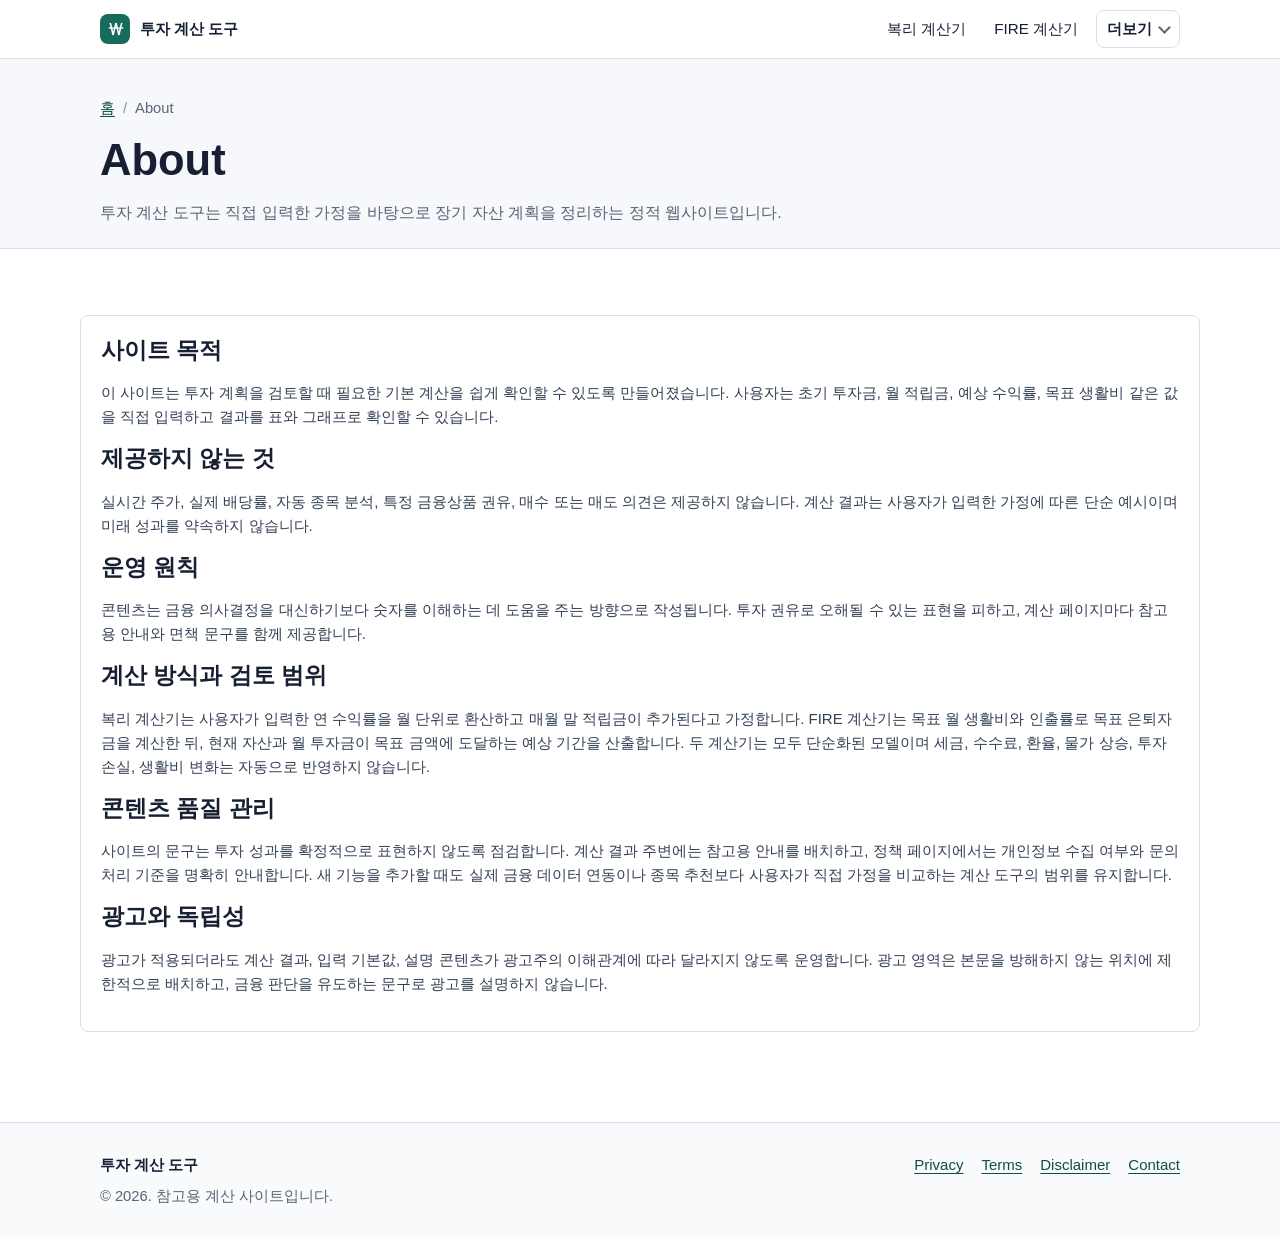
<file: about.html>
﻿<!doctype html>
<html lang="ko">
<head>
  <meta charset="utf-8">
  <meta name="viewport" content="width=device-width, initial-scale=1">
  <title>About | 투자 계산 도구 소개</title>
  <meta name="description" content="투자 계산 도구의 목적, 제공 범위, 운영 원칙을 안내합니다. 이 사이트는 종목 추천이나 실시간 금융 데이터를 제공하지 않습니다.">
  <link rel="canonical" href="https://fire-3g0.pages.dev/about">
  <meta property="og:type" content="website">
  <meta property="og:title" content="About | 투자 계산 도구 소개">
  <meta property="og:description" content="사용자 입력값 기반 투자 계산 보조 도구의 운영 원칙을 확인하세요.">
  <meta property="og:url" content="https://fire-3g0.pages.dev/about">
  <meta property="og:site_name" content="투자 계산 도구">
  <link rel="stylesheet" href="/assets/css/style.css">
  <script src="/assets/js/main.js" defer></script>
  <script type="application/ld+json">{"@context":"https://schema.org","@type":"BreadcrumbList","itemListElement":[{"@type":"ListItem","position":1,"name":"홈","item":"https://fire-3g0.pages.dev/"},{"@type":"ListItem","position":2,"name":"About","item":"https://fire-3g0.pages.dev/about"}]}</script>
  <script async src="https://pagead2.googlesyndication.com/pagead/js/adsbygoogle.js?client=ca-pub-4354295365215378" crossorigin="anonymous"></script>
</head>
<body>
  <a class="skip-link" href="#main">본문 바로가기</a>
  <header class="site-header"><div class="nav-wrap"><a class="brand" href="/"><span class="brand-mark" aria-hidden="true">₩</span><span>투자 계산 도구</span></a><nav class="nav-links" aria-label="주요 메뉴"><a class="nav-primary" href="/">복리 계산기</a><a class="nav-primary" href="/fire-calculator">FIRE 계산기</a><details class="nav-more"><summary>더보기</summary><div class="nav-menu"><a href="/about" aria-current="page">About (소개)</a><a href="/privacy">Privacy (개인정보처리방침)</a><a href="/terms">Terms (이용약관)</a><a href="/disclaimer">Disclaimer (면책안내)</a><a href="/contact">Contact (문의)</a></div></details></nav></div></header>
  <main id="main">
    <section class="page-title"><div class="container"><nav class="breadcrumbs" aria-label="현재 위치"><ol><li><a href="/">홈</a></li><li>About</li></ol></nav><h1>About</h1><p class="lead">투자 계산 도구는 직접 입력한 가정을 바탕으로 장기 자산 계획을 정리하는 정적 웹사이트입니다.</p></div></section>
    <section class="section"><div class="container content-box">
      <h2>사이트 목적</h2>
      <p>이 사이트는 투자 계획을 검토할 때 필요한 기본 계산을 쉽게 확인할 수 있도록 만들어졌습니다. 사용자는 초기 투자금, 월 적립금, 예상 수익률, 목표 생활비 같은 값을 직접 입력하고 결과를 표와 그래프로 확인할 수 있습니다.</p>
      <h2>제공하지 않는 것</h2>
      <p>실시간 주가, 실제 배당률, 자동 종목 분석, 특정 금융상품 권유, 매수 또는 매도 의견은 제공하지 않습니다. 계산 결과는 사용자가 입력한 가정에 따른 단순 예시이며 미래 성과를 약속하지 않습니다.</p>
      <h2>운영 원칙</h2>
      <p>콘텐츠는 금융 의사결정을 대신하기보다 숫자를 이해하는 데 도움을 주는 방향으로 작성됩니다. 투자 권유로 오해될 수 있는 표현을 피하고, 계산 페이지마다 참고용 안내와 면책 문구를 함께 제공합니다.</p>
      <h2>계산 방식과 검토 범위</h2>
      <p>복리 계산기는 사용자가 입력한 연 수익률을 월 단위로 환산하고 매월 말 적립금이 추가된다고 가정합니다. FIRE 계산기는 목표 월 생활비와 인출률로 목표 은퇴자금을 계산한 뒤, 현재 자산과 월 투자금이 목표 금액에 도달하는 예상 기간을 산출합니다. 두 계산기는 모두 단순화된 모델이며 세금, 수수료, 환율, 물가 상승, 투자 손실, 생활비 변화는 자동으로 반영하지 않습니다.</p>
      <h2>콘텐츠 품질 관리</h2>
      <p>사이트의 문구는 투자 성과를 확정적으로 표현하지 않도록 점검합니다. 계산 결과 주변에는 참고용 안내를 배치하고, 정책 페이지에서는 개인정보 수집 여부와 문의 처리 기준을 명확히 안내합니다. 새 기능을 추가할 때도 실제 금융 데이터 연동이나 종목 추천보다 사용자가 직접 가정을 비교하는 계산 도구의 범위를 유지합니다.</p>
      <h2>광고와 독립성</h2>
      <p>광고가 적용되더라도 계산 결과, 입력 기본값, 설명 콘텐츠가 광고주의 이해관계에 따라 달라지지 않도록 운영합니다. 광고 영역은 본문을 방해하지 않는 위치에 제한적으로 배치하고, 금융 판단을 유도하는 문구로 광고를 설명하지 않습니다.</p>
    </div></section>
  </main>
  <footer class="site-footer"><div class="container footer-inner"><div><strong>투자 계산 도구</strong><p class="footer-note">© <span id="currentYear"></span>. 참고용 계산 사이트입니다.</p></div><nav class="footer-links" aria-label="하단 메뉴"><a href="/privacy">Privacy</a><a href="/terms">Terms</a><a href="/disclaimer">Disclaimer</a><a href="/contact">Contact</a></nav></div></footer>
</body>
</html>
</file>
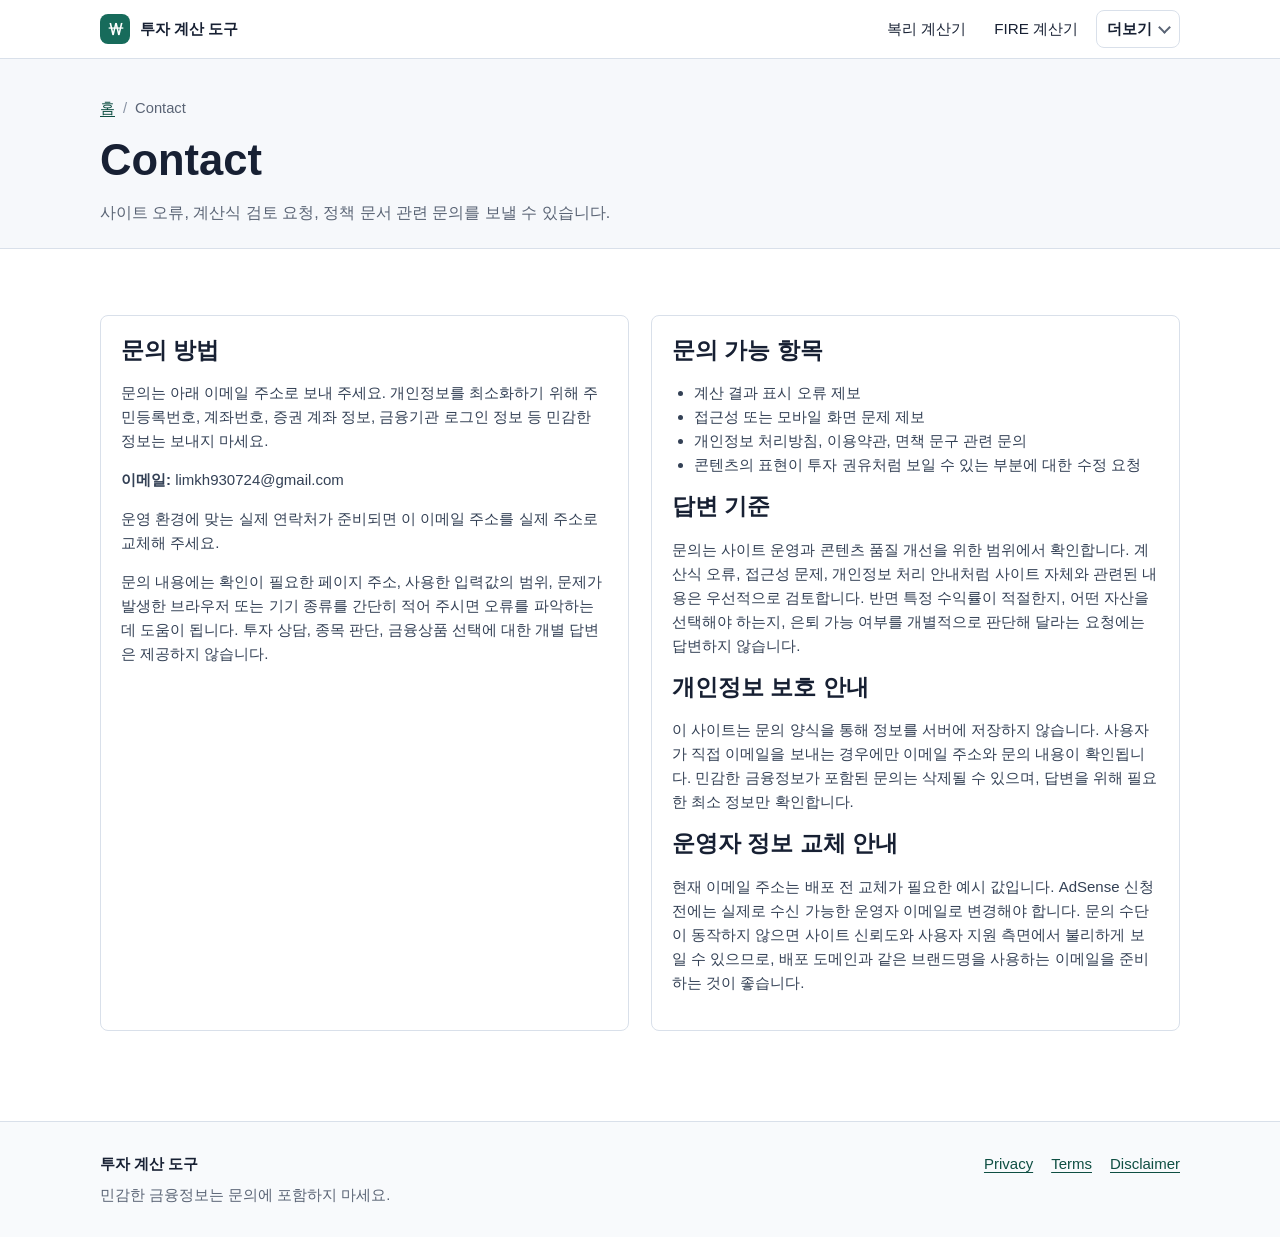
<file: contact.html>
﻿<!doctype html>
<html lang="ko">
<head>
  <meta charset="utf-8">
  <meta name="viewport" content="width=device-width, initial-scale=1">
  <title>Contact | 문의</title>
  <meta name="description" content="투자 계산 도구에 대한 문의, 오류 제보, 콘텐츠 수정 요청 방법을 안내합니다.">
  <link rel="canonical" href="https://fire-3g0.pages.dev/contact">
  <meta property="og:type" content="website">
  <meta property="og:title" content="Contact | 문의">
  <meta property="og:description" content="계산기 오류 제보나 사이트 관련 문의 방법을 확인하세요.">
  <meta property="og:url" content="https://fire-3g0.pages.dev/contact">
  <meta property="og:site_name" content="투자 계산 도구">
  <link rel="stylesheet" href="/assets/css/style.css">
  <script src="/assets/js/main.js" defer></script>
  <script type="application/ld+json">{"@context":"https://schema.org","@type":"BreadcrumbList","itemListElement":[{"@type":"ListItem","position":1,"name":"홈","item":"https://fire-3g0.pages.dev/"},{"@type":"ListItem","position":2,"name":"Contact","item":"https://fire-3g0.pages.dev/contact"}]}</script>
  <script async src="https://pagead2.googlesyndication.com/pagead/js/adsbygoogle.js?client=ca-pub-4354295365215378" crossorigin="anonymous"></script>
</head>
<body>
  <a class="skip-link" href="#main">본문 바로가기</a>
  <header class="site-header"><div class="nav-wrap"><a class="brand" href="/"><span class="brand-mark" aria-hidden="true">₩</span><span>투자 계산 도구</span></a><nav class="nav-links" aria-label="주요 메뉴"><a class="nav-primary" href="/">복리 계산기</a><a class="nav-primary" href="/fire-calculator">FIRE 계산기</a><details class="nav-more"><summary>더보기</summary><div class="nav-menu"><a href="/about">About (소개)</a><a href="/privacy">Privacy (개인정보처리방침)</a><a href="/terms">Terms (이용약관)</a><a href="/disclaimer">Disclaimer (면책안내)</a><a href="/contact" aria-current="page">Contact (문의)</a></div></details></nav></div></header>
  <main id="main">
    <section class="page-title"><div class="container"><nav class="breadcrumbs" aria-label="현재 위치"><ol><li><a href="/">홈</a></li><li>Contact</li></ol></nav><h1>Contact</h1><p class="lead">사이트 오류, 계산식 검토 요청, 정책 문서 관련 문의를 보낼 수 있습니다.</p></div></section>
    <section class="section"><div class="container grid-2">
      <div class="content-box">
        <h2>문의 방법</h2>
        <p>문의는 아래 이메일 주소로 보내 주세요. 개인정보를 최소화하기 위해 주민등록번호, 계좌번호, 증권 계좌 정보, 금융기관 로그인 정보 등 민감한 정보는 보내지 마세요.</p>
        <p><strong>이메일:</strong> limkh930724@gmail.com</p>
        <p>운영 환경에 맞는 실제 연락처가 준비되면 이 이메일 주소를 실제 주소로 교체해 주세요.</p>
        <p>문의 내용에는 확인이 필요한 페이지 주소, 사용한 입력값의 범위, 문제가 발생한 브라우저 또는 기기 종류를 간단히 적어 주시면 오류를 파악하는 데 도움이 됩니다. 투자 상담, 종목 판단, 금융상품 선택에 대한 개별 답변은 제공하지 않습니다.</p>
      </div>
      <div class="content-box">
        <h2>문의 가능 항목</h2>
        <ul>
          <li>계산 결과 표시 오류 제보</li>
          <li>접근성 또는 모바일 화면 문제 제보</li>
          <li>개인정보 처리방침, 이용약관, 면책 문구 관련 문의</li>
          <li>콘텐츠의 표현이 투자 권유처럼 보일 수 있는 부분에 대한 수정 요청</li>
        </ul>
        <h2>답변 기준</h2>
        <p>문의는 사이트 운영과 콘텐츠 품질 개선을 위한 범위에서 확인합니다. 계산식 오류, 접근성 문제, 개인정보 처리 안내처럼 사이트 자체와 관련된 내용은 우선적으로 검토합니다. 반면 특정 수익률이 적절한지, 어떤 자산을 선택해야 하는지, 은퇴 가능 여부를 개별적으로 판단해 달라는 요청에는 답변하지 않습니다.</p>
        <h2>개인정보 보호 안내</h2>
        <p>이 사이트는 문의 양식을 통해 정보를 서버에 저장하지 않습니다. 사용자가 직접 이메일을 보내는 경우에만 이메일 주소와 문의 내용이 확인됩니다. 민감한 금융정보가 포함된 문의는 삭제될 수 있으며, 답변을 위해 필요한 최소 정보만 확인합니다.</p>
        <h2>운영자 정보 교체 안내</h2>
        <p>현재 이메일 주소는 배포 전 교체가 필요한 예시 값입니다. AdSense 신청 전에는 실제로 수신 가능한 운영자 이메일로 변경해야 합니다. 문의 수단이 동작하지 않으면 사이트 신뢰도와 사용자 지원 측면에서 불리하게 보일 수 있으므로, 배포 도메인과 같은 브랜드명을 사용하는 이메일을 준비하는 것이 좋습니다.</p>
      </div>
    </div></section>
  </main>
  <footer class="site-footer"><div class="container footer-inner"><div><strong>투자 계산 도구</strong><p class="footer-note">민감한 금융정보는 문의에 포함하지 마세요.</p></div><nav class="footer-links" aria-label="하단 메뉴"><a href="/privacy">Privacy</a><a href="/terms">Terms</a><a href="/disclaimer">Disclaimer</a></nav></div></footer>
</body>
</html>
</file>
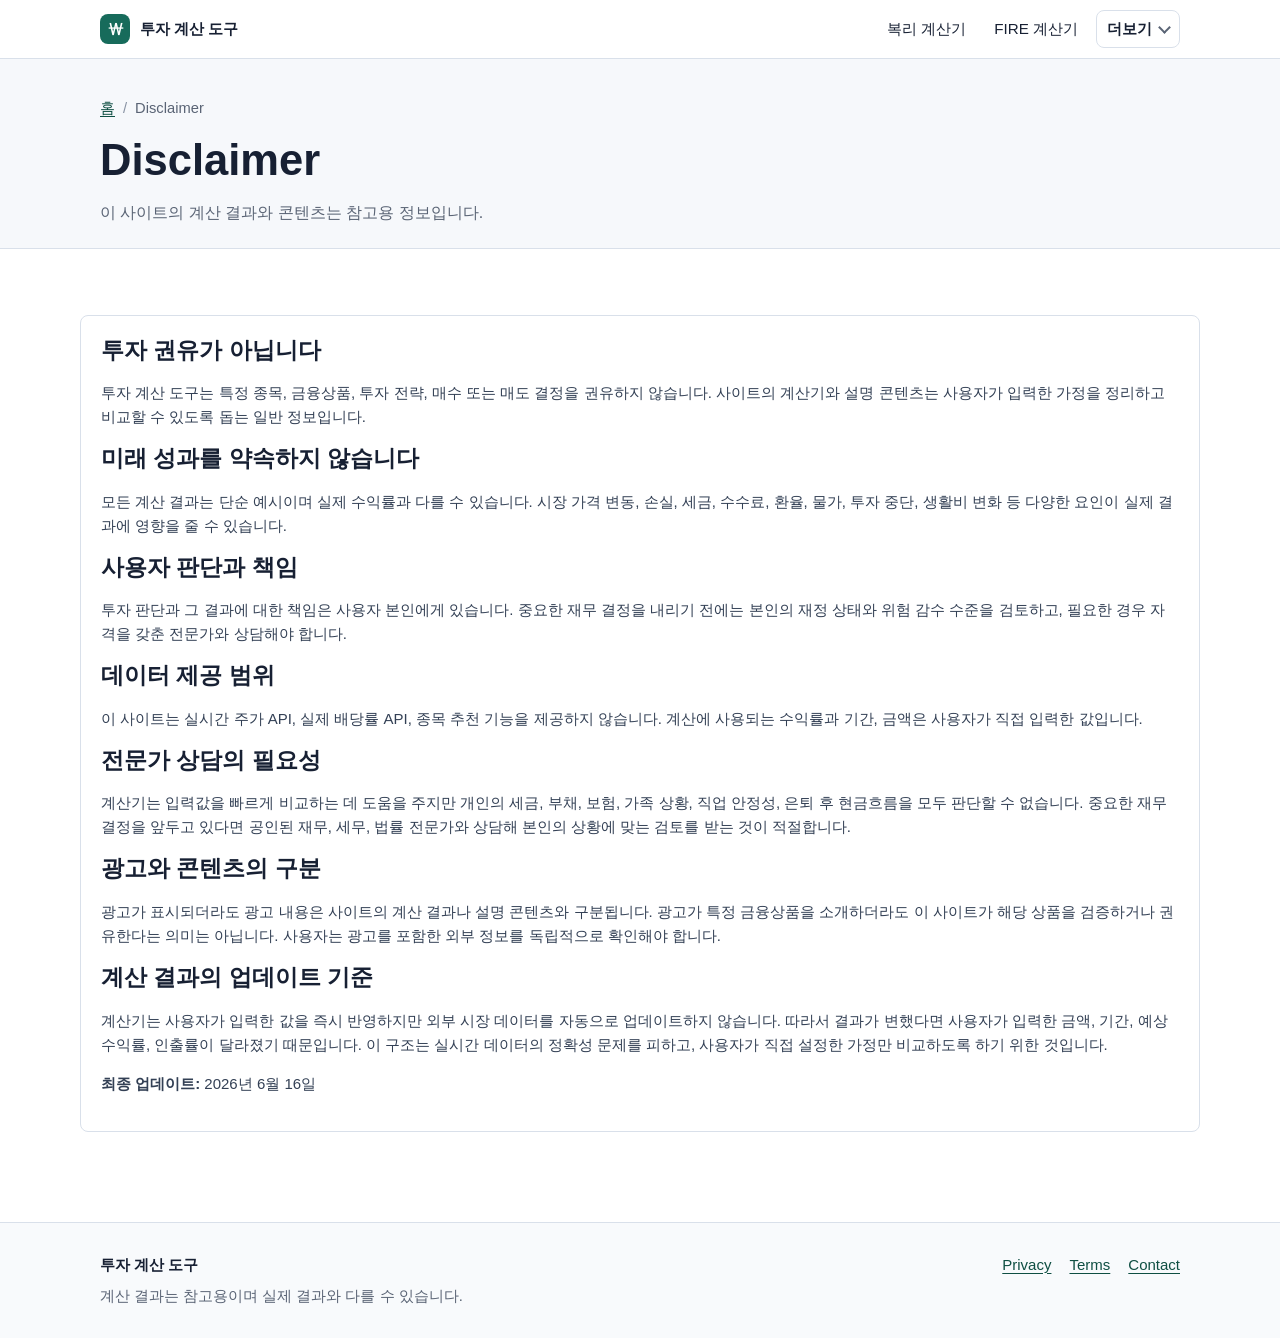
<file: disclaimer.html>
﻿<!doctype html>
<html lang="ko">
<head>
  <meta charset="utf-8">
  <meta name="viewport" content="width=device-width, initial-scale=1">
  <title>Disclaimer | 금융 정보 면책 안내</title>
  <meta name="description" content="투자 계산 도구의 금융 정보 면책 안내입니다. 모든 계산 결과는 참고용 예시이며 투자 판단 책임은 사용자에게 있습니다.">
  <link rel="canonical" href="https://fire-3g0.pages.dev/disclaimer">
  <meta property="og:type" content="website">
  <meta property="og:title" content="Disclaimer | 금융 정보 면책 안내">
  <meta property="og:description" content="계산 결과의 참고용 성격과 투자 판단 책임 범위를 안내합니다.">
  <meta property="og:url" content="https://fire-3g0.pages.dev/disclaimer">
  <meta property="og:site_name" content="투자 계산 도구">
  <link rel="stylesheet" href="/assets/css/style.css">
  <script src="/assets/js/main.js" defer></script>
  <script type="application/ld+json">{"@context":"https://schema.org","@type":"BreadcrumbList","itemListElement":[{"@type":"ListItem","position":1,"name":"홈","item":"https://fire-3g0.pages.dev/"},{"@type":"ListItem","position":2,"name":"Disclaimer","item":"https://fire-3g0.pages.dev/disclaimer"}]}</script>
  <script async src="https://pagead2.googlesyndication.com/pagead/js/adsbygoogle.js?client=ca-pub-4354295365215378" crossorigin="anonymous"></script>
</head>
<body>
  <a class="skip-link" href="#main">본문 바로가기</a>
  <header class="site-header"><div class="nav-wrap"><a class="brand" href="/"><span class="brand-mark" aria-hidden="true">₩</span><span>투자 계산 도구</span></a><nav class="nav-links" aria-label="주요 메뉴"><a class="nav-primary" href="/">복리 계산기</a><a class="nav-primary" href="/fire-calculator">FIRE 계산기</a><details class="nav-more"><summary>더보기</summary><div class="nav-menu"><a href="/about">About (소개)</a><a href="/privacy">Privacy (개인정보처리방침)</a><a href="/terms">Terms (이용약관)</a><a href="/disclaimer" aria-current="page">Disclaimer (면책안내)</a><a href="/contact">Contact (문의)</a></div></details></nav></div></header>
  <main id="main">
    <section class="page-title"><div class="container"><nav class="breadcrumbs" aria-label="현재 위치"><ol><li><a href="/">홈</a></li><li>Disclaimer</li></ol></nav><h1>Disclaimer</h1><p class="lead">이 사이트의 계산 결과와 콘텐츠는 참고용 정보입니다.</p></div></section>
    <section class="section"><div class="container content-box">
      <h2>투자 권유가 아닙니다</h2>
      <p>투자 계산 도구는 특정 종목, 금융상품, 투자 전략, 매수 또는 매도 결정을 권유하지 않습니다. 사이트의 계산기와 설명 콘텐츠는 사용자가 입력한 가정을 정리하고 비교할 수 있도록 돕는 일반 정보입니다.</p>
      <h2>미래 성과를 약속하지 않습니다</h2>
      <p>모든 계산 결과는 단순 예시이며 실제 수익률과 다를 수 있습니다. 시장 가격 변동, 손실, 세금, 수수료, 환율, 물가, 투자 중단, 생활비 변화 등 다양한 요인이 실제 결과에 영향을 줄 수 있습니다.</p>
      <h2>사용자 판단과 책임</h2>
      <p>투자 판단과 그 결과에 대한 책임은 사용자 본인에게 있습니다. 중요한 재무 결정을 내리기 전에는 본인의 재정 상태와 위험 감수 수준을 검토하고, 필요한 경우 자격을 갖춘 전문가와 상담해야 합니다.</p>
      <h2>데이터 제공 범위</h2>
      <p>이 사이트는 실시간 주가 API, 실제 배당률 API, 종목 추천 기능을 제공하지 않습니다. 계산에 사용되는 수익률과 기간, 금액은 사용자가 직접 입력한 값입니다.</p>
      <h2>전문가 상담의 필요성</h2>
      <p>계산기는 입력값을 빠르게 비교하는 데 도움을 주지만 개인의 세금, 부채, 보험, 가족 상황, 직업 안정성, 은퇴 후 현금흐름을 모두 판단할 수 없습니다. 중요한 재무 결정을 앞두고 있다면 공인된 재무, 세무, 법률 전문가와 상담해 본인의 상황에 맞는 검토를 받는 것이 적절합니다.</p>
      <h2>광고와 콘텐츠의 구분</h2>
      <p>광고가 표시되더라도 광고 내용은 사이트의 계산 결과나 설명 콘텐츠와 구분됩니다. 광고가 특정 금융상품을 소개하더라도 이 사이트가 해당 상품을 검증하거나 권유한다는 의미는 아닙니다. 사용자는 광고를 포함한 외부 정보를 독립적으로 확인해야 합니다.</p>
      <h2>계산 결과의 업데이트 기준</h2>
      <p>계산기는 사용자가 입력한 값을 즉시 반영하지만 외부 시장 데이터를 자동으로 업데이트하지 않습니다. 따라서 결과가 변했다면 사용자가 입력한 금액, 기간, 예상 수익률, 인출률이 달라졌기 때문입니다. 이 구조는 실시간 데이터의 정확성 문제를 피하고, 사용자가 직접 설정한 가정만 비교하도록 하기 위한 것입니다.</p>
      <p><strong>최종 업데이트:</strong> 2026년 6월 16일</p>
    </div></section>
  </main>
  <footer class="site-footer"><div class="container footer-inner"><div><strong>투자 계산 도구</strong><p class="footer-note">계산 결과는 참고용이며 실제 결과와 다를 수 있습니다.</p></div><nav class="footer-links" aria-label="하단 메뉴"><a href="/privacy">Privacy</a><a href="/terms">Terms</a><a href="/contact">Contact</a></nav></div></footer>
</body>
</html>
</file>
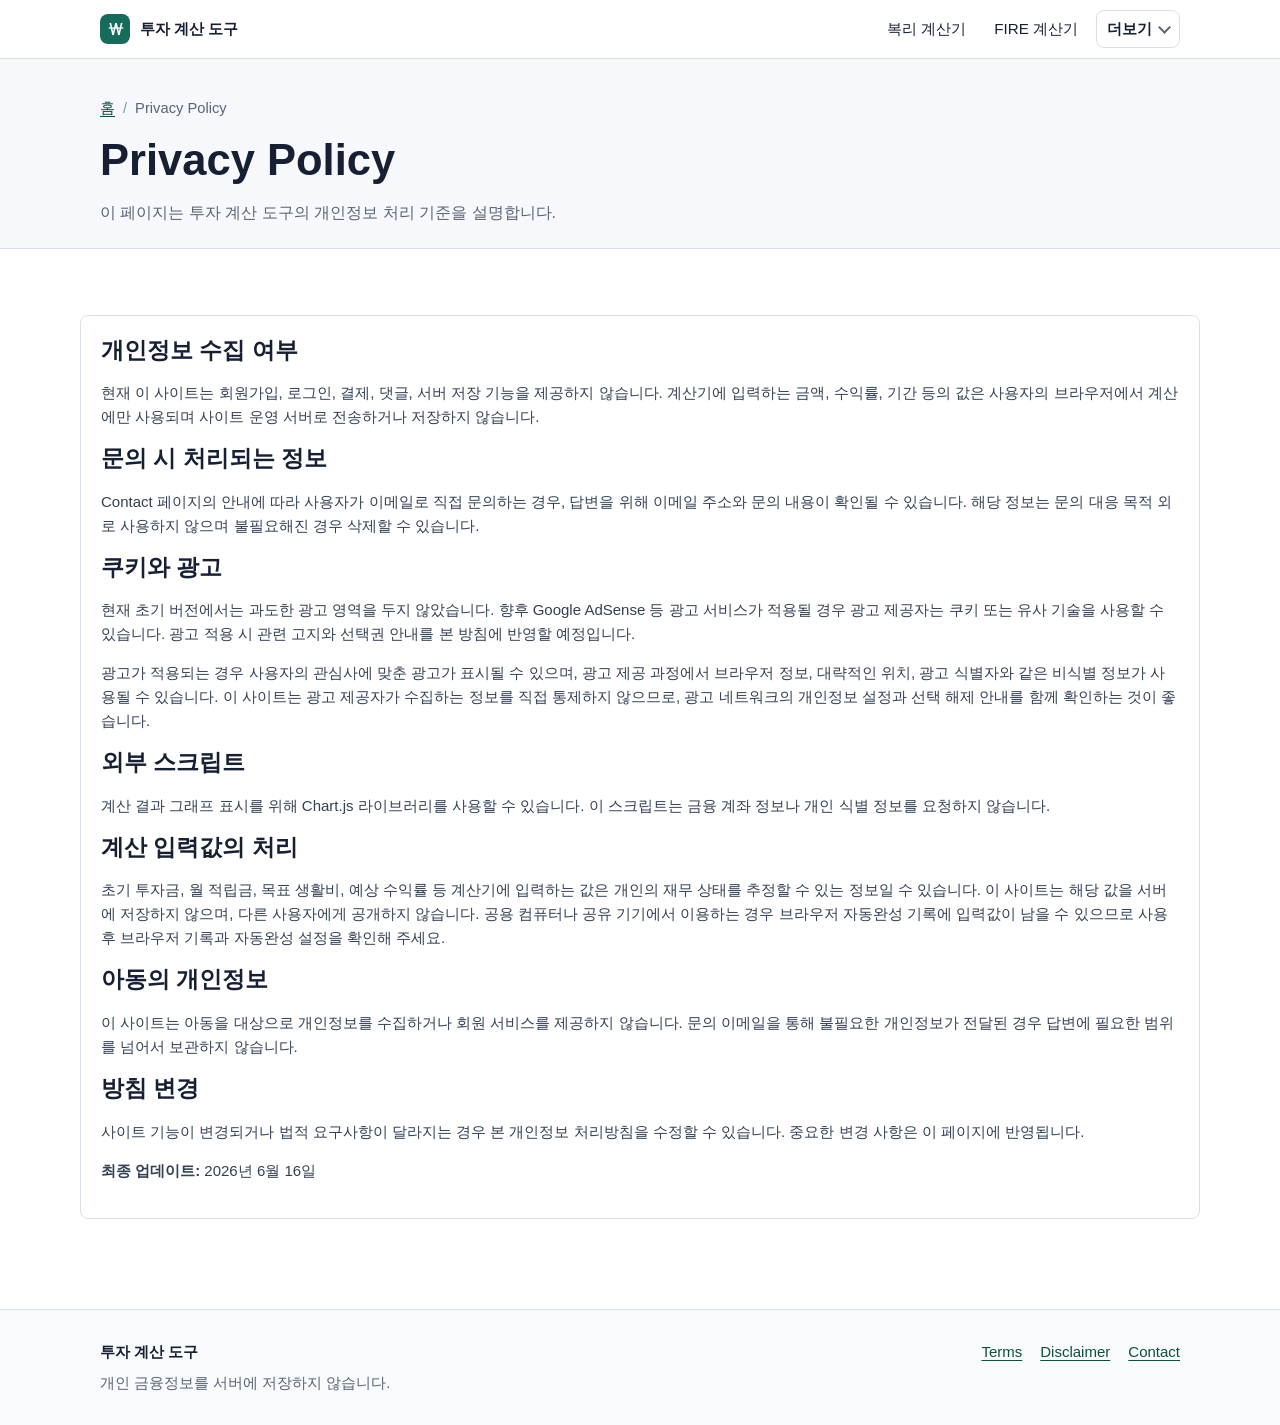
<file: privacy.html>
﻿<!doctype html>
<html lang="ko">
<head>
  <meta charset="utf-8">
  <meta name="viewport" content="width=device-width, initial-scale=1">
  <title>Privacy Policy | 개인정보 처리방침</title>
  <meta name="description" content="투자 계산 도구의 개인정보 처리방침입니다. 현재 별도 회원가입, 서버 저장, 금융정보 수집 기능을 제공하지 않습니다.">
  <link rel="canonical" href="https://fire-3g0.pages.dev/privacy">
  <meta property="og:type" content="website">
  <meta property="og:title" content="Privacy Policy | 개인정보 처리방침">
  <meta property="og:description" content="개인정보 수집 여부와 문의 처리 기준을 안내합니다.">
  <meta property="og:url" content="https://fire-3g0.pages.dev/privacy">
  <meta property="og:site_name" content="투자 계산 도구">
  <link rel="stylesheet" href="/assets/css/style.css">
  <script src="/assets/js/main.js" defer></script>
  <script type="application/ld+json">{"@context":"https://schema.org","@type":"BreadcrumbList","itemListElement":[{"@type":"ListItem","position":1,"name":"홈","item":"https://fire-3g0.pages.dev/"},{"@type":"ListItem","position":2,"name":"Privacy Policy","item":"https://fire-3g0.pages.dev/privacy"}]}</script>
  <script async src="https://pagead2.googlesyndication.com/pagead/js/adsbygoogle.js?client=ca-pub-4354295365215378" crossorigin="anonymous"></script>
</head>
<body>
  <a class="skip-link" href="#main">본문 바로가기</a>
  <header class="site-header"><div class="nav-wrap"><a class="brand" href="/"><span class="brand-mark" aria-hidden="true">₩</span><span>투자 계산 도구</span></a><nav class="nav-links" aria-label="주요 메뉴"><a class="nav-primary" href="/">복리 계산기</a><a class="nav-primary" href="/fire-calculator">FIRE 계산기</a><details class="nav-more"><summary>더보기</summary><div class="nav-menu"><a href="/about">About (소개)</a><a href="/privacy" aria-current="page">Privacy (개인정보처리방침)</a><a href="/terms">Terms (이용약관)</a><a href="/disclaimer">Disclaimer (면책안내)</a><a href="/contact">Contact (문의)</a></div></details></nav></div></header>
  <main id="main">
    <section class="page-title"><div class="container"><nav class="breadcrumbs" aria-label="현재 위치"><ol><li><a href="/">홈</a></li><li>Privacy Policy</li></ol></nav><h1>Privacy Policy</h1><p class="lead">이 페이지는 투자 계산 도구의 개인정보 처리 기준을 설명합니다.</p></div></section>
    <section class="section"><div class="container content-box">
      <h2>개인정보 수집 여부</h2>
      <p>현재 이 사이트는 회원가입, 로그인, 결제, 댓글, 서버 저장 기능을 제공하지 않습니다. 계산기에 입력하는 금액, 수익률, 기간 등의 값은 사용자의 브라우저에서 계산에만 사용되며 사이트 운영 서버로 전송하거나 저장하지 않습니다.</p>
      <h2>문의 시 처리되는 정보</h2>
      <p>Contact 페이지의 안내에 따라 사용자가 이메일로 직접 문의하는 경우, 답변을 위해 이메일 주소와 문의 내용이 확인될 수 있습니다. 해당 정보는 문의 대응 목적 외로 사용하지 않으며 불필요해진 경우 삭제할 수 있습니다.</p>
      <h2>쿠키와 광고</h2>
      <p>현재 초기 버전에서는 과도한 광고 영역을 두지 않았습니다. 향후 Google AdSense 등 광고 서비스가 적용될 경우 광고 제공자는 쿠키 또는 유사 기술을 사용할 수 있습니다. 광고 적용 시 관련 고지와 선택권 안내를 본 방침에 반영할 예정입니다.</p>
      <p>광고가 적용되는 경우 사용자의 관심사에 맞춘 광고가 표시될 수 있으며, 광고 제공 과정에서 브라우저 정보, 대략적인 위치, 광고 식별자와 같은 비식별 정보가 사용될 수 있습니다. 이 사이트는 광고 제공자가 수집하는 정보를 직접 통제하지 않으므로, 광고 네트워크의 개인정보 설정과 선택 해제 안내를 함께 확인하는 것이 좋습니다.</p>
      <h2>외부 스크립트</h2>
      <p>계산 결과 그래프 표시를 위해 Chart.js 라이브러리를 사용할 수 있습니다. 이 스크립트는 금융 계좌 정보나 개인 식별 정보를 요청하지 않습니다.</p>
      <h2>계산 입력값의 처리</h2>
      <p>초기 투자금, 월 적립금, 목표 생활비, 예상 수익률 등 계산기에 입력하는 값은 개인의 재무 상태를 추정할 수 있는 정보일 수 있습니다. 이 사이트는 해당 값을 서버에 저장하지 않으며, 다른 사용자에게 공개하지 않습니다. 공용 컴퓨터나 공유 기기에서 이용하는 경우 브라우저 자동완성 기록에 입력값이 남을 수 있으므로 사용 후 브라우저 기록과 자동완성 설정을 확인해 주세요.</p>
      <h2>아동의 개인정보</h2>
      <p>이 사이트는 아동을 대상으로 개인정보를 수집하거나 회원 서비스를 제공하지 않습니다. 문의 이메일을 통해 불필요한 개인정보가 전달된 경우 답변에 필요한 범위를 넘어서 보관하지 않습니다.</p>
      <h2>방침 변경</h2>
      <p>사이트 기능이 변경되거나 법적 요구사항이 달라지는 경우 본 개인정보 처리방침을 수정할 수 있습니다. 중요한 변경 사항은 이 페이지에 반영됩니다.</p>
      <p><strong>최종 업데이트:</strong> 2026년 6월 16일</p>
    </div></section>
  </main>
  <footer class="site-footer"><div class="container footer-inner"><div><strong>투자 계산 도구</strong><p class="footer-note">개인 금융정보를 서버에 저장하지 않습니다.</p></div><nav class="footer-links" aria-label="하단 메뉴"><a href="/terms">Terms</a><a href="/disclaimer">Disclaimer</a><a href="/contact">Contact</a></nav></div></footer>
</body>
</html>
</file>
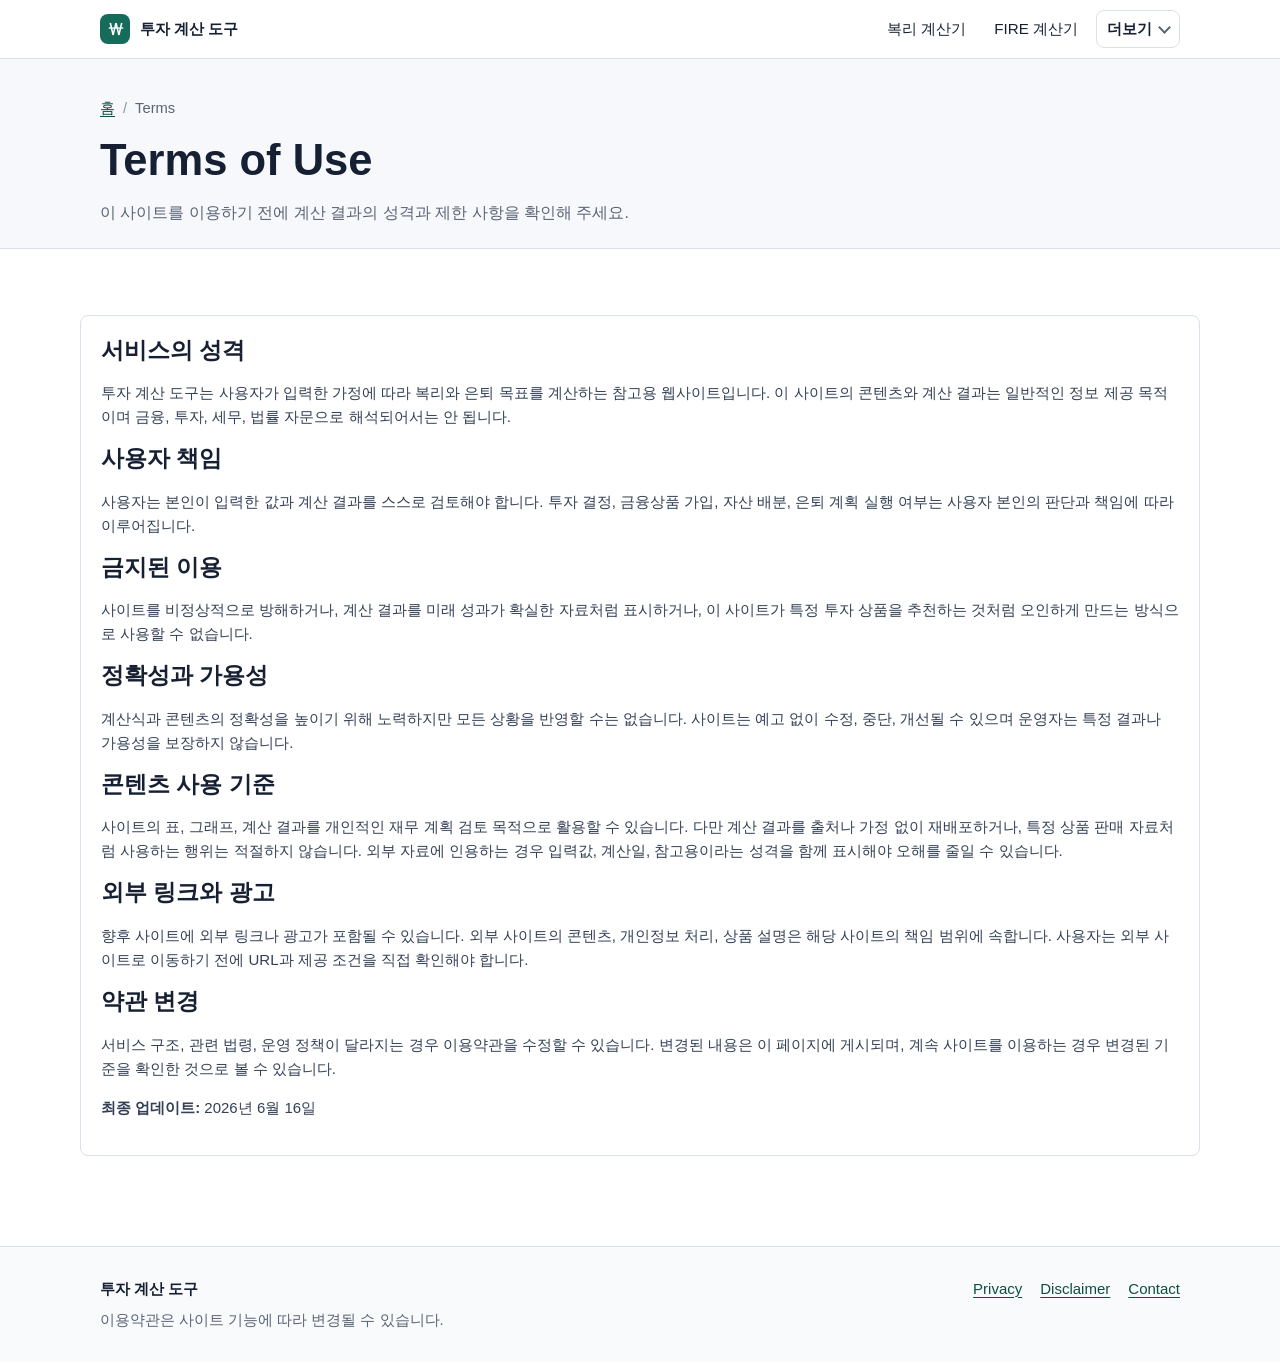
<file: terms.html>
﻿<!doctype html>
<html lang="ko">
<head>
  <meta charset="utf-8">
  <meta name="viewport" content="width=device-width, initial-scale=1">
  <title>Terms of Use | 이용약관</title>
  <meta name="description" content="투자 계산 도구 이용약관입니다. 계산 결과의 참고용 성격과 사용자 책임 범위를 안내합니다.">
  <link rel="canonical" href="https://fire-3g0.pages.dev/terms">
  <meta property="og:type" content="website">
  <meta property="og:title" content="Terms of Use | 이용약관">
  <meta property="og:description" content="투자 계산 도구의 이용 조건과 제한 사항을 확인하세요.">
  <meta property="og:url" content="https://fire-3g0.pages.dev/terms">
  <meta property="og:site_name" content="투자 계산 도구">
  <link rel="stylesheet" href="/assets/css/style.css">
  <script src="/assets/js/main.js" defer></script>
  <script type="application/ld+json">{"@context":"https://schema.org","@type":"BreadcrumbList","itemListElement":[{"@type":"ListItem","position":1,"name":"홈","item":"https://fire-3g0.pages.dev/"},{"@type":"ListItem","position":2,"name":"Terms","item":"https://fire-3g0.pages.dev/terms"}]}</script>
  <script async src="https://pagead2.googlesyndication.com/pagead/js/adsbygoogle.js?client=ca-pub-4354295365215378" crossorigin="anonymous"></script>
</head>
<body>
  <a class="skip-link" href="#main">본문 바로가기</a>
  <header class="site-header"><div class="nav-wrap"><a class="brand" href="/"><span class="brand-mark" aria-hidden="true">₩</span><span>투자 계산 도구</span></a><nav class="nav-links" aria-label="주요 메뉴"><a class="nav-primary" href="/">복리 계산기</a><a class="nav-primary" href="/fire-calculator">FIRE 계산기</a><details class="nav-more"><summary>더보기</summary><div class="nav-menu"><a href="/about">About (소개)</a><a href="/privacy">Privacy (개인정보처리방침)</a><a href="/terms" aria-current="page">Terms (이용약관)</a><a href="/disclaimer">Disclaimer (면책안내)</a><a href="/contact">Contact (문의)</a></div></details></nav></div></header>
  <main id="main">
    <section class="page-title"><div class="container"><nav class="breadcrumbs" aria-label="현재 위치"><ol><li><a href="/">홈</a></li><li>Terms</li></ol></nav><h1>Terms of Use</h1><p class="lead">이 사이트를 이용하기 전에 계산 결과의 성격과 제한 사항을 확인해 주세요.</p></div></section>
    <section class="section"><div class="container content-box">
      <h2>서비스의 성격</h2>
      <p>투자 계산 도구는 사용자가 입력한 가정에 따라 복리와 은퇴 목표를 계산하는 참고용 웹사이트입니다. 이 사이트의 콘텐츠와 계산 결과는 일반적인 정보 제공 목적이며 금융, 투자, 세무, 법률 자문으로 해석되어서는 안 됩니다.</p>
      <h2>사용자 책임</h2>
      <p>사용자는 본인이 입력한 값과 계산 결과를 스스로 검토해야 합니다. 투자 결정, 금융상품 가입, 자산 배분, 은퇴 계획 실행 여부는 사용자 본인의 판단과 책임에 따라 이루어집니다.</p>
      <h2>금지된 이용</h2>
      <p>사이트를 비정상적으로 방해하거나, 계산 결과를 미래 성과가 확실한 자료처럼 표시하거나, 이 사이트가 특정 투자 상품을 추천하는 것처럼 오인하게 만드는 방식으로 사용할 수 없습니다.</p>
      <h2>정확성과 가용성</h2>
      <p>계산식과 콘텐츠의 정확성을 높이기 위해 노력하지만 모든 상황을 반영할 수는 없습니다. 사이트는 예고 없이 수정, 중단, 개선될 수 있으며 운영자는 특정 결과나 가용성을 보장하지 않습니다.</p>
      <h2>콘텐츠 사용 기준</h2>
      <p>사이트의 표, 그래프, 계산 결과를 개인적인 재무 계획 검토 목적으로 활용할 수 있습니다. 다만 계산 결과를 출처나 가정 없이 재배포하거나, 특정 상품 판매 자료처럼 사용하는 행위는 적절하지 않습니다. 외부 자료에 인용하는 경우 입력값, 계산일, 참고용이라는 성격을 함께 표시해야 오해를 줄일 수 있습니다.</p>
      <h2>외부 링크와 광고</h2>
      <p>향후 사이트에 외부 링크나 광고가 포함될 수 있습니다. 외부 사이트의 콘텐츠, 개인정보 처리, 상품 설명은 해당 사이트의 책임 범위에 속합니다. 사용자는 외부 사이트로 이동하기 전에 URL과 제공 조건을 직접 확인해야 합니다.</p>
      <h2>약관 변경</h2>
      <p>서비스 구조, 관련 법령, 운영 정책이 달라지는 경우 이용약관을 수정할 수 있습니다. 변경된 내용은 이 페이지에 게시되며, 계속 사이트를 이용하는 경우 변경된 기준을 확인한 것으로 볼 수 있습니다.</p>
      <p><strong>최종 업데이트:</strong> 2026년 6월 16일</p>
    </div></section>
  </main>
  <footer class="site-footer"><div class="container footer-inner"><div><strong>투자 계산 도구</strong><p class="footer-note">이용약관은 사이트 기능에 따라 변경될 수 있습니다.</p></div><nav class="footer-links" aria-label="하단 메뉴"><a href="/privacy">Privacy</a><a href="/disclaimer">Disclaimer</a><a href="/contact">Contact</a></nav></div></footer>
</body>
</html>
</file>
<file: assets/css/style.css>
:root {
  --bg: #ffffff;
  --surface: #f6f8fb;
  --panel: #ffffff;
  --text: #172033;
  --muted: #5a6475;
  --line: #d9e0ea;
  --primary: #176b5b;
  --primary-dark: #0f4f43;
  --accent: #224b7a;
  --warning: #8a4b00;
  --focus: #f2b84b;
  --shadow: 0 10px 28px rgba(23, 32, 51, 0.08);
  --radius: 8px;
}

* {
  box-sizing: border-box;
}

html {
  color-scheme: light;
  scroll-behavior: smooth;
}

body {
  margin: 0;
  background: var(--bg);
  color: var(--text);
  font-family: Arial, "Noto Sans KR", "Malgun Gothic", sans-serif;
  font-size: 15px;
  line-height: 1.6;
}

p,
li,
dt,
dd,
small,
.lead,
.metric strong {
  overflow-wrap: anywhere;
}

a {
  color: var(--primary-dark);
  text-decoration-thickness: 1px;
  text-underline-offset: 3px;
}

a:hover {
  color: var(--accent);
}

a:focus-visible,
button:focus-visible,
input:focus-visible,
select:focus-visible,
textarea:focus-visible {
  outline: 3px solid var(--focus);
  outline-offset: 2px;
}

.site-header {
  position: sticky;
  top: 0;
  z-index: 10;
  border-bottom: 1px solid var(--line);
  background: rgba(255, 255, 255, 0.96);
  backdrop-filter: blur(8px);
}

.nav-wrap {
  display: flex;
  align-items: center;
  justify-content: space-between;
  gap: 24px;
  max-width: 1120px;
  margin: 0 auto;
  padding: 10px 20px;
}

.brand {
  display: inline-flex;
  align-items: center;
  gap: 10px;
  color: var(--text);
  font-weight: 700;
  text-decoration: none;
  white-space: nowrap;
}

.brand-mark {
  display: inline-grid;
  width: 30px;
  height: 30px;
  place-items: center;
  border-radius: 8px;
  background: var(--primary);
  color: #ffffff;
  font-size: 16px;
}

.nav-links {
  display: flex;
  flex-wrap: wrap;
  justify-content: flex-end;
  align-items: center;
  gap: 8px;
  font-size: 0.95rem;
}

.nav-links a {
  color: var(--text);
  text-decoration: none;
}

.nav-primary,
.nav-more summary {
  display: inline-flex;
  align-items: center;
  min-height: 34px;
  padding: 6px 10px;
  border-radius: 8px;
}

.nav-primary:hover,
.nav-more summary:hover {
  background: var(--surface);
}

.nav-links a[aria-current="page"],
.nav-menu a[aria-current="page"] {
  color: var(--primary-dark);
  font-weight: 700;
}

.nav-links .nav-primary[aria-current="page"] {
  background: #eef8f5;
}

.nav-more {
  position: relative;
}

.nav-more summary {
  border: 1px solid var(--line);
  background: #ffffff;
  color: var(--text);
  cursor: pointer;
  list-style: none;
  font-weight: 700;
}

.nav-more summary::-webkit-details-marker {
  display: none;
}

.nav-more summary::after {
  content: "";
  width: 7px;
  height: 7px;
  margin-left: 8px;
  border-right: 2px solid var(--muted);
  border-bottom: 2px solid var(--muted);
  transform: translateY(-2px) rotate(45deg);
}

.nav-more[open] summary::after {
  transform: translateY(2px) rotate(225deg);
}

.nav-menu {
  position: absolute;
  top: calc(100% + 8px);
  right: 0;
  z-index: 20;
  display: grid;
  min-width: 238px;
  padding: 8px;
  border: 1px solid var(--line);
  border-radius: 8px;
  background: #ffffff;
  box-shadow: var(--shadow);
}

.nav-menu a {
  padding: 9px 10px;
  border-radius: 6px;
  line-height: 1.35;
  white-space: nowrap;
}

.nav-menu a:hover {
  background: var(--surface);
}

.container {
  max-width: 1120px;
  margin: 0 auto;
  padding: 0 20px;
}

.hero {
  background: linear-gradient(180deg, #f7faf9 0%, #ffffff 100%);
  border-bottom: 1px solid var(--line);
}

.hero-inner {
  display: grid;
  grid-template-columns: minmax(0, 1.1fr) minmax(280px, 0.9fr);
  gap: 44px;
  align-items: center;
  min-height: 430px;
  padding: 44px 20px 34px;
}

.hero h1,
.page-title h1 {
  margin: 0;
  color: var(--text);
  font-size: clamp(1.8rem, 3.4vw, 2.8rem);
  line-height: 1.18;
  letter-spacing: 0;
}

.lead {
  max-width: 760px;
  margin: 14px 0 0;
  color: var(--muted);
  font-size: 1rem;
}

.hero-actions {
  display: flex;
  flex-wrap: wrap;
  gap: 12px;
  margin-top: 28px;
}

.button {
  display: inline-flex;
  align-items: center;
  justify-content: center;
  min-height: 40px;
  padding: 8px 14px;
  border: 1px solid var(--primary);
  border-radius: 8px;
  background: var(--primary);
  color: #ffffff;
  font-weight: 700;
  text-decoration: none;
  cursor: pointer;
}

.button.secondary {
  background: #ffffff;
  color: var(--primary-dark);
}

.button:hover {
  background: var(--primary-dark);
  color: #ffffff;
}

.hero-panel,
.tool-panel,
.content-box,
.notice,
.ad-slot {
  border: 1px solid var(--line);
  border-radius: var(--radius);
  background: var(--panel);
  box-shadow: var(--shadow);
}

.hero-panel {
  padding: 24px;
}

.mini-chart {
  display: grid;
  align-items: end;
  grid-template-columns: repeat(8, 1fr);
  gap: 8px;
  height: 180px;
  margin: 24px 0;
  padding: 18px;
  border-radius: 8px;
  background: var(--surface);
}

.mini-chart span {
  display: block;
  border-radius: 5px 5px 0 0;
  background: var(--primary);
}

.quick-facts {
  display: grid;
  gap: 12px;
  margin: 0;
}

.quick-facts div {
  display: flex;
  justify-content: space-between;
  gap: 14px;
  padding-bottom: 10px;
  border-bottom: 1px solid var(--line);
}

.quick-facts div:last-child {
  border-bottom: 0;
  padding-bottom: 0;
}

.quick-facts dt {
  color: var(--muted);
}

.quick-facts dd {
  margin: 0;
  font-weight: 700;
  text-align: right;
}

.section {
  padding: 42px 0;
}

.section h2,
.content-box h2,
.tool-panel h2 {
  margin: 0 0 16px;
  font-size: 1.42rem;
  line-height: 1.3;
  letter-spacing: 0;
}

.section h3,
.content-box h3 {
  margin: 30px 0 10px;
  font-size: 1.18rem;
  line-height: 1.35;
}

.panel-heading {
  display: flex;
  align-items: flex-start;
  justify-content: space-between;
  gap: 16px;
  margin-bottom: 12px;
}

.panel-heading h2 {
  margin-bottom: 8px;
}

.panel-heading p {
  margin: 0;
  color: var(--muted);
}

.tip-button {
  flex: 0 0 auto;
  min-width: 48px;
  min-height: 36px;
  padding: 7px 12px;
  border: 1px solid #cfe4df;
  border-radius: 999px;
  background: #eef8f5;
  color: var(--primary-dark);
  font: inherit;
  font-weight: 800;
  cursor: pointer;
}

.tip-button:hover {
  border-color: var(--primary);
  background: #dff2ed;
}

.grid-2,
.tool-grid {
  display: grid;
  grid-template-columns: repeat(2, minmax(0, 1fr));
  gap: 22px;
}

.feature-card,
.content-box,
.tool-panel,
.notice,
.ad-slot {
  padding: 20px;
}

.feature-card {
  border: 1px solid var(--line);
  border-radius: var(--radius);
  background: var(--surface);
}

.feature-card h2,
.feature-card h3 {
  margin-top: 0;
}

.page-title {
  padding: 38px 0 22px;
  border-bottom: 1px solid var(--line);
  background: var(--surface);
}

.visual-title {
  padding: 34px 0;
}

.page-title-inner {
  display: grid;
  grid-template-columns: minmax(0, 1fr) minmax(240px, 380px);
  gap: 28px;
  align-items: center;
}

.page-visual {
  display: block;
  width: 100%;
  height: auto;
  border-radius: 8px;
  box-shadow: 0 12px 34px rgba(23, 32, 51, 0.08);
}

.title-action {
  margin-top: 16px;
}

.breadcrumbs {
  margin-bottom: 14px;
  color: var(--muted);
  font-size: 0.92rem;
}

.breadcrumbs ol {
  display: flex;
  flex-wrap: wrap;
  gap: 8px;
  margin: 0;
  padding: 0;
  list-style: none;
}

.breadcrumbs li:not(:last-child)::after {
  content: "/";
  margin-left: 8px;
  color: #8892a3;
}

.calculator-form {
  display: grid;
  gap: 15px;
}

.field {
  display: grid;
  gap: 7px;
}

.field label {
  font-weight: 700;
}

.field small {
  color: var(--muted);
}

input,
select,
textarea {
  width: 100%;
  min-height: 42px;
  padding: 8px 11px;
  border: 1px solid #b9c3d2;
  border-radius: 8px;
  background: #ffffff;
  color: var(--text);
  font: inherit;
}

select {
  appearance: none;
  background-image: linear-gradient(45deg, transparent 50%, var(--muted) 50%), linear-gradient(135deg, var(--muted) 50%, transparent 50%);
  background-position: calc(100% - 18px) 20px, calc(100% - 12px) 20px;
  background-size: 6px 6px, 6px 6px;
  background-repeat: no-repeat;
  padding-right: 38px;
}

.money-input {
  font-size: 1.04rem;
  font-weight: 700;
  letter-spacing: 0;
}

.amount-help {
  display: inline-flex;
  align-items: center;
  width: fit-content;
  min-height: 28px;
  padding: 3px 9px;
  border: 1px solid #cfe4df;
  border-radius: 8px;
  background: #eef8f5;
  color: var(--primary-dark);
  font-size: 0.92rem;
  font-weight: 700;
}

[hidden] {
  display: none !important;
}

textarea {
  min-height: 150px;
  resize: vertical;
}

.result-summary {
  display: grid;
  grid-template-columns: repeat(2, minmax(0, 1fr));
  gap: 10px;
  margin: 14px 0 18px;
}

.metric {
  padding: 14px;
  border: 1px solid var(--line);
  border-radius: 8px;
  background: var(--surface);
}

.metric span {
  display: block;
  color: var(--muted);
  font-size: 0.92rem;
}

.metric strong {
  display: block;
  margin-top: 6px;
  color: var(--text);
  font-size: 1.12rem;
  overflow-wrap: anywhere;
}

.chart-wrap {
  position: relative;
  min-height: 260px;
  margin-top: 14px;
}

.table-wrap {
  overflow-x: auto;
  margin-top: 20px;
  border: 1px solid var(--line);
  border-radius: 8px;
}

table {
  width: 100%;
  border-collapse: collapse;
  min-width: 560px;
  background: #ffffff;
}

th,
td {
  padding: 12px 14px;
  border-bottom: 1px solid var(--line);
  text-align: right;
}

th:first-child,
td:first-child {
  text-align: left;
}

th {
  background: var(--surface);
  color: var(--text);
  font-weight: 700;
}

tr:last-child td {
  border-bottom: 0;
}

.notice {
  margin-top: 18px;
  border-color: #e8c98f;
  background: #fff9ed;
  color: #4a3200;
  box-shadow: none;
}

.notice strong {
  color: var(--warning);
}

.ad-slot {
  margin: 34px 0;
  background: #fafbfc;
  color: var(--muted);
  text-align: center;
  box-shadow: none;
}

.tip-strip {
  display: flex;
  align-items: center;
  justify-content: space-between;
  gap: 18px;
  margin: 24px 0 0;
  padding: 16px 18px;
  border: 1px solid #cfe4df;
  border-radius: 8px;
  background: #f3faf7;
}

.tip-strip strong {
  display: block;
  margin-bottom: 4px;
  color: var(--primary-dark);
  font-size: 1.05rem;
}

.tip-strip p {
  margin: 0;
  color: var(--muted);
}

.tip-modal {
  width: min(820px, calc(100% - 32px));
  max-height: min(760px, calc(100vh - 40px));
  padding: 0;
  border: 0;
  border-radius: 8px;
  background: transparent;
}

.tip-modal::backdrop {
  background: rgba(23, 32, 51, 0.56);
}

.tip-modal-inner {
  position: relative;
  max-height: min(760px, calc(100vh - 40px));
  overflow: auto;
  padding: 30px;
  border: 1px solid var(--line);
  border-radius: 8px;
  background: #ffffff;
  box-shadow: 0 24px 64px rgba(23, 32, 51, 0.24);
}

.tip-modal-inner h2 {
  margin: 0 0 16px;
  padding-right: 40px;
}

.tip-modal-inner h3 {
  margin: 28px 0 8px;
}

.tip-modal-inner p {
  color: #334055;
}

.modal-close {
  position: absolute;
  top: 18px;
  right: 18px;
  display: inline-grid;
  width: 36px;
  height: 36px;
  place-items: center;
  border: 1px solid var(--line);
  border-radius: 50%;
  background: #ffffff;
  color: var(--text);
  font-size: 1.4rem;
  line-height: 1;
  cursor: pointer;
}

.modal-close:hover {
  background: var(--surface);
}

.content-box {
  margin-top: 24px;
  box-shadow: none;
}

.content-box p,
.content-box li {
  color: #334055;
}

.content-box ul {
  padding-left: 22px;
}

.site-footer {
  margin-top: 48px;
  border-top: 1px solid var(--line);
  background: #f8fafc;
}

.footer-inner {
  display: grid;
  grid-template-columns: 1fr auto;
  gap: 22px;
  align-items: start;
  padding: 30px 20px;
}

.footer-links {
  display: flex;
  flex-wrap: wrap;
  gap: 12px 18px;
}

.footer-note {
  margin: 8px 0 0;
  color: var(--muted);
  font-size: 0.92rem;
}

.skip-link {
  position: absolute;
  left: -999px;
  top: 8px;
  z-index: 100;
  padding: 8px 12px;
  background: var(--text);
  color: #ffffff;
}

.skip-link:focus {
  left: 8px;
}

@media (max-width: 860px) {
  .nav-wrap,
  .footer-inner {
    align-items: flex-start;
    flex-direction: column;
  }

  .nav-wrap {
    display: grid;
  }

  .nav-links {
    justify-content: flex-start;
  }

  .nav-more {
    margin-left: auto;
  }

  .hero-inner,
  .page-title-inner,
  .grid-2,
  .tool-grid {
    grid-template-columns: 1fr;
  }

  .hero-inner {
    min-height: auto;
    padding-top: 44px;
  }
}

@media (max-width: 560px) {
  body {
    font-size: 14px;
  }

  .container,
  .nav-wrap,
  .hero-inner,
  .footer-inner {
    padding-left: 16px;
    padding-right: 16px;
  }

  .nav-links {
    width: 100%;
    gap: 6px;
    font-size: 0.9rem;
  }

  .nav-primary,
  .nav-more summary {
    min-height: 36px;
    padding: 6px 9px;
  }

  .section {
    padding: 32px 0;
  }

  .feature-card,
  .content-box,
  .tool-panel,
  .notice,
  .ad-slot,
  .hero-panel {
    padding: 16px;
  }

  .result-summary {
    grid-template-columns: 1fr;
  }

  .panel-heading,
  .tip-strip {
    align-items: stretch;
    flex-direction: column;
  }

  .tip-strip .button {
    width: 100%;
  }

  .tip-modal-inner {
    padding: 24px 18px;
  }

  .hero-actions .button {
    width: 100%;
  }

  .chart-wrap {
    min-height: 230px;
  }
}
</file>
